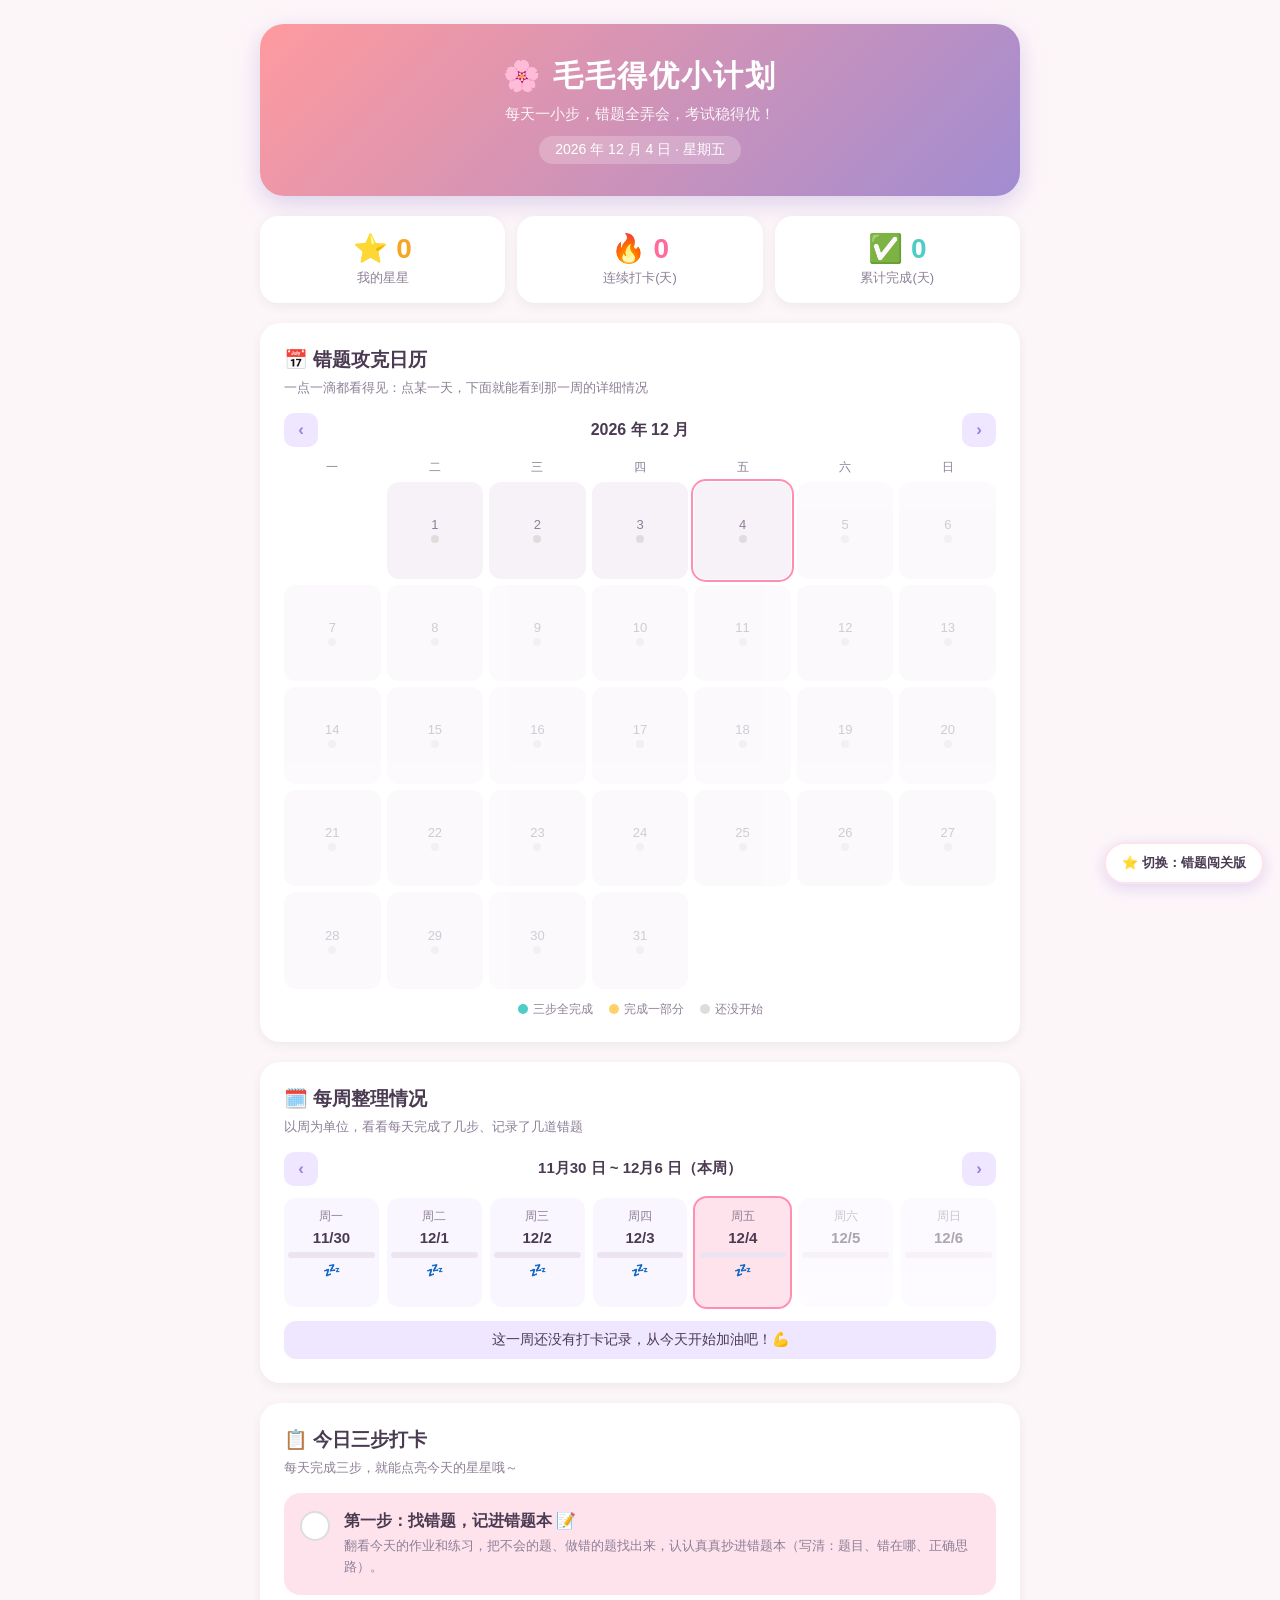
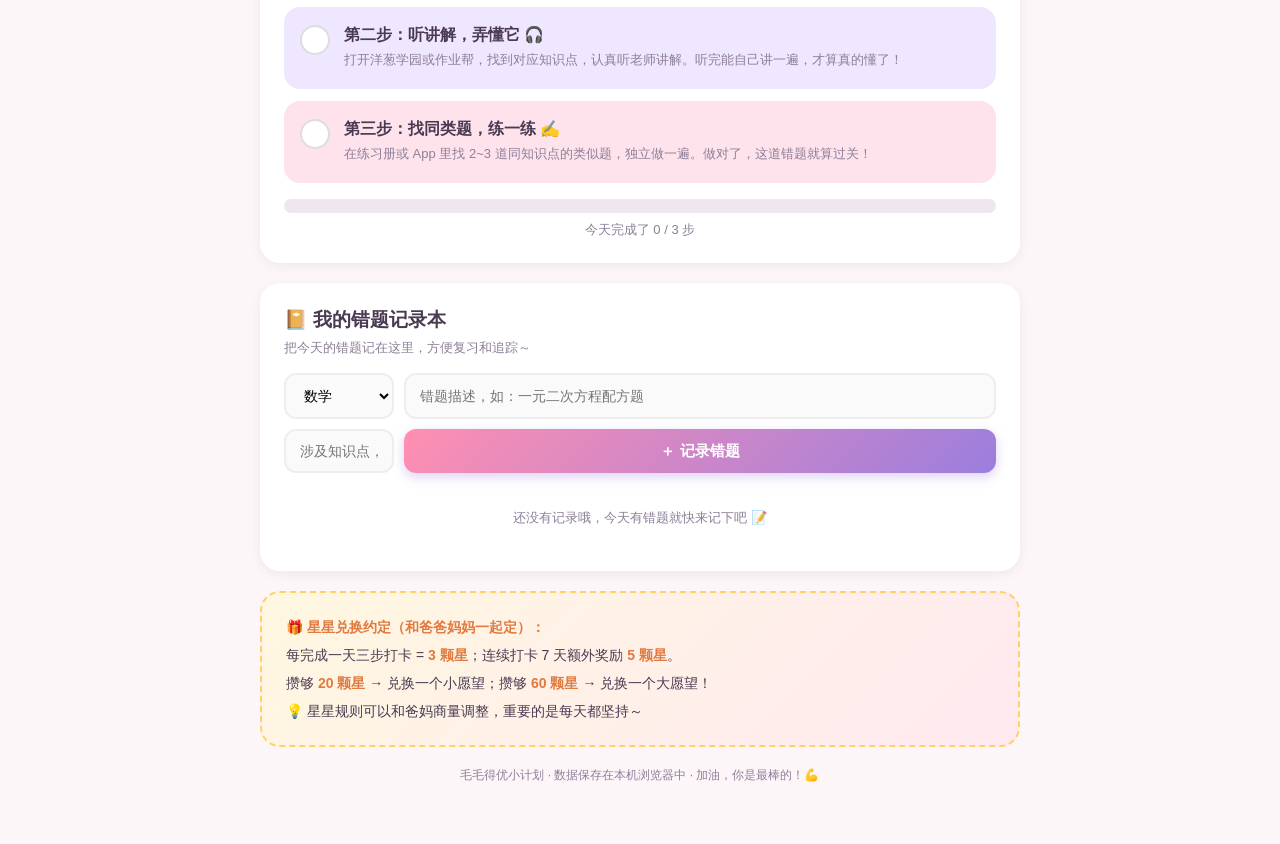
<file: index.html>
<!DOCTYPE html>
<html lang="zh-CN">
<head>
<meta charset="UTF-8">
<meta name="viewport" content="width=device-width, initial-scale=1.0">
<title>毛毛得优小计划 ✨</title>
<style>
  :root {
    --pink: #ff8fb1;
    --pink-light: #ffe3ec;
    --purple: #9b7ede;
    --purple-light: #efe7ff;
    --yellow: #ffd166;
    --green: #4ecdc4;
    --bg: #fdf6f9;
    --card: #ffffff;
    --text: #4a3b52;
    --text-light: #8d7f97;
  }
  * { margin: 0; padding: 0; box-sizing: border-box; }
  body {
    font-family: "PingFang SC", "Microsoft YaHei", sans-serif;
    background: var(--bg);
    color: var(--text);
    min-height: 100vh;
    padding: 24px 16px 60px;
  }
  .container { max-width: 760px; margin: 0 auto; }

  /* 头部 */
  .hero {
    background: linear-gradient(135deg, #ff9a9e 0%, #a18cd1 100%);
    border-radius: 24px;
    padding: 32px 28px;
    color: #fff;
    text-align: center;
    box-shadow: 0 8px 24px rgba(161, 140, 209, 0.35);
    margin-bottom: 20px;
  }
  .hero h1 { font-size: 30px; margin-bottom: 8px; letter-spacing: 2px; }
  .hero p { opacity: 0.92; font-size: 15px; }
  .hero .date { margin-top: 12px; font-size: 14px; background: rgba(255,255,255,0.22); display: inline-block; padding: 5px 16px; border-radius: 999px; }

  /* 统计卡 */
  .stats {
    display: grid;
    grid-template-columns: repeat(3, 1fr);
    gap: 12px;
    margin-bottom: 20px;
  }
  .stat-card {
    background: var(--card);
    border-radius: 18px;
    padding: 16px 10px;
    text-align: center;
    box-shadow: 0 3px 12px rgba(0,0,0,0.06);
  }
  .stat-card .num { font-size: 28px; font-weight: 700; }
  .stat-card .label { font-size: 13px; color: var(--text-light); margin-top: 4px; }
  .stat-stars .num { color: #f5a623; }
  .stat-streak .num { color: #ff6b9d; }
  .stat-done .num { color: var(--green); }

  /* 今日打卡 */
  .section {
    background: var(--card);
    border-radius: 20px;
    padding: 24px;
    margin-bottom: 20px;
    box-shadow: 0 3px 12px rgba(0,0,0,0.06);
  }
  .section h2 {
    font-size: 19px;
    margin-bottom: 6px;
    display: flex;
    align-items: center;
    gap: 8px;
  }
  .section .sub { font-size: 13px; color: var(--text-light); margin-bottom: 16px; }

  .step {
    display: flex;
    align-items: flex-start;
    gap: 14px;
    padding: 16px 14px;
    border-radius: 16px;
    margin-bottom: 12px;
    cursor: pointer;
    transition: all 0.2s;
    border: 2px solid transparent;
  }
  .step:hover { transform: translateY(-2px); }
  .step:nth-child(odd) { background: var(--pink-light); }
  .step:nth-child(even) { background: var(--purple-light); }
  .step.done { border-color: var(--green); background: #e6faf8; }
  .step .checkbox {
    width: 30px; height: 30px; min-width: 30px;
    border-radius: 50%;
    background: #fff;
    border: 2px solid #ddd;
    display: flex; align-items: center; justify-content: center;
    font-size: 16px;
    color: transparent;
    transition: all 0.2s;
  }
  .step.done .checkbox { background: var(--green); border-color: var(--green); color: #fff; }
  .step .content .title { font-weight: 700; font-size: 16px; }
  .step .content .desc { font-size: 13px; color: var(--text-light); margin-top: 4px; line-height: 1.6; }
  .step.done .title { text-decoration: line-through; opacity: 0.6; }

  .today-progress { margin-top: 16px; }
  .progress-bar {
    height: 14px;
    background: #f0e6f0;
    border-radius: 999px;
    overflow: hidden;
  }
  .progress-fill {
    height: 100%;
    background: linear-gradient(90deg, var(--pink), var(--purple));
    border-radius: 999px;
    transition: width 0.4s ease;
    width: 0%;
  }
  .progress-text { font-size: 13px; color: var(--text-light); margin-top: 8px; text-align: center; }

  /* 错题本 */
  .wrong-form { display: grid; gap: 10px; }
  .wrong-form input, .wrong-form select {
    padding: 12px 14px;
    border: 2px solid #eee;
    border-radius: 12px;
    font-size: 14px;
    font-family: inherit;
    outline: none;
    background: #fafafa;
  }
  .wrong-form input:focus, .wrong-form select:focus { border-color: var(--pink); background: #fff; }
  .wrong-form .row { display: grid; grid-template-columns: 110px 1fr; gap: 10px; }
  .btn {
    padding: 12px 20px;
    border: none;
    border-radius: 12px;
    font-size: 15px;
    font-weight: 700;
    cursor: pointer;
    font-family: inherit;
    transition: transform 0.15s, box-shadow 0.15s;
  }
  .btn:hover { transform: translateY(-1px); }
  .btn-add {
    background: linear-gradient(135deg, var(--pink), var(--purple));
    color: #fff;
    box-shadow: 0 4px 12px rgba(155, 126, 222, 0.35);
  }
  .wrong-list { margin-top: 16px; display: grid; gap: 10px; }
  .wrong-item {
    display: flex;
    align-items: center;
    gap: 12px;
    padding: 12px 14px;
    background: #faf6ff;
    border-radius: 12px;
    border-left: 4px solid var(--purple);
  }
  .wrong-item .tag {
    font-size: 12px;
    background: var(--purple);
    color: #fff;
    padding: 3px 10px;
    border-radius: 999px;
    white-space: nowrap;
  }
  .wrong-item .txt { font-size: 14px; flex: 1; }
  .wrong-item .del {
    background: none; border: none; cursor: pointer;
    font-size: 16px; color: #ccc; padding: 4px;
  }
  .wrong-item .del:hover { color: #ff6b6b; }
  .empty-tip { text-align: center; color: var(--text-light); font-size: 13px; padding: 20px 0; }

  /* 日历 */
  .cal-header { display: flex; align-items: center; justify-content: space-between; margin-bottom: 12px; }
  .month-label { font-weight: 700; font-size: 16px; }
  .cal-nav {
    background: var(--purple-light); border: none; border-radius: 10px;
    width: 34px; height: 34px; font-size: 17px; cursor: pointer;
    color: var(--purple); font-weight: 700; font-family: inherit;
    transition: background 0.15s;
  }
  .cal-nav:hover { background: #e0d2ff; }
  .cal-week-labels, .cal-grid { display: grid; grid-template-columns: repeat(7, 1fr); gap: 6px; }
  .cal-week-labels { margin-bottom: 6px; text-align: center; font-size: 12px; color: var(--text-light); }
  .cal-cell {
    aspect-ratio: 1 / 1; border-radius: 12px;
    display: flex; flex-direction: column; align-items: center; justify-content: center;
    font-size: 13px; background: #f7f2f8; color: var(--text-light);
    position: relative; cursor: pointer; transition: transform 0.12s;
  }
  .cal-cell:hover { transform: scale(1.06); }
  .cal-cell .dot { width: 8px; height: 8px; border-radius: 50%; margin-top: 3px; background: #ddd; }
  .cal-cell.full { background: #e6faf8; color: #1fa99f; font-weight: 700; }
  .cal-cell.full .dot { background: var(--green); }
  .cal-cell.part { background: #fff6e0; color: #c98a00; font-weight: 700; }
  .cal-cell.part .dot { background: var(--yellow); }
  .cal-cell.today { outline: 2px solid var(--pink); outline-offset: 1px; }
  .cal-cell.future { opacity: 0.4; cursor: default; }
  .cal-cell.future:hover { transform: none; }
  .cal-legend { display: flex; gap: 16px; justify-content: center; margin-top: 12px; font-size: 12px; color: var(--text-light); }
  .cal-legend span { display: inline-flex; align-items: center; gap: 5px; }
  .cal-legend i { width: 10px; height: 10px; border-radius: 50%; display: inline-block; }
  .legend-full { background: var(--green); }
  .legend-part { background: var(--yellow); }
  .legend-none { background: #ddd; }

  /* 周视图 */
  .week-nav { display: flex; align-items: center; justify-content: space-between; margin-bottom: 12px; }
  .week-grid { display: grid; grid-template-columns: repeat(7, 1fr); gap: 8px; }
  .week-day {
    background: #faf6ff; border-radius: 12px; padding: 10px 4px 8px;
    text-align: center;
  }
  .week-day .wd { font-size: 12px; color: var(--text-light); }
  .week-day .num { font-size: 15px; font-weight: 700; margin: 4px 0 6px; }
  .week-day .bar { height: 6px; background: #ece4f0; border-radius: 999px; overflow: hidden; }
  .week-day .bar-fill { height: 100%; background: linear-gradient(90deg, var(--pink), var(--purple)); border-radius: 999px; }
  .week-day .wr { font-size: 11px; color: var(--purple); margin-top: 6px; min-height: 15px; }
  .week-day.today-w { outline: 2px solid var(--pink); background: var(--pink-light); }
  .week-day.future-w { opacity: 0.45; }
  .week-day .st { font-size: 14px; margin-top: 4px; }
  .week-summary {
    margin-top: 14px; font-size: 14px; color: var(--text);
    background: var(--purple-light); border-radius: 12px; padding: 10px 14px; text-align: center;
  }
  .week-summary b { color: var(--purple); }

  /* 奖励 */
  .reward-note {
    background: linear-gradient(135deg, #fff7e0, #ffe9f0);
    border-radius: 20px;
    padding: 20px 24px;
    margin-bottom: 20px;
    font-size: 14px;
    line-height: 2;
    border: 2px dashed var(--yellow);
  }
  .reward-note b { color: #e07a3f; }

  footer { text-align: center; font-size: 12px; color: var(--text-light); margin-top: 10px; }

  /* 庆祝弹层 */
  .celebrate {
    position: fixed; inset: 0;
    background: rgba(0,0,0,0.35);
    display: none;
    align-items: center; justify-content: center;
    z-index: 99;
  }
  .celebrate.show { display: flex; }
  .celebrate .box {
    background: #fff;
    border-radius: 24px;
    padding: 40px 48px;
    text-align: center;
    animation: pop 0.4s ease;
  }
  @keyframes pop { 0% { transform: scale(0.5); opacity: 0;} 100% { transform: scale(1); opacity: 1;} }
  .celebrate .emoji { font-size: 56px; }
  .celebrate h3 { font-size: 22px; margin: 12px 0 6px; color: #ff6b9d; }
  .celebrate p { color: var(--text-light); font-size: 14px; margin-bottom: 18px; }

  @media (max-width: 520px) {
    .stats { grid-template-columns: repeat(3, 1fr); }
    .wrong-form .row { grid-template-columns: 1fr; }
  }
</style>
</head>
<body>
<div class="container">

  <div class="hero">
    <h1>🌸 毛毛得优小计划</h1>
    <p>每天一小步，错题全弄会，考试稳得优！</p>
    <div class="date" id="todayDate"></div>
  </div>

  <div class="stats">
    <div class="stat-card stat-stars"><div class="num" id="starCount">⭐ 0</div><div class="label">我的星星</div></div>
    <div class="stat-card stat-streak"><div class="num" id="streakCount">🔥 0</div><div class="label">连续打卡(天)</div></div>
    <div class="stat-card stat-done"><div class="num" id="doneDays">✅ 0</div><div class="label">累计完成(天)</div></div>
  </div>

  <div class="section">
    <h2>📅 错题攻克日历</h2>
    <div class="sub">一点一滴都看得见：点某一天，下面就能看到那一周的详细情况</div>
    <div class="cal-header">
      <button class="cal-nav" id="calPrev">‹</button>
      <div class="month-label" id="calMonth"></div>
      <button class="cal-nav" id="calNext">›</button>
    </div>
    <div class="cal-week-labels">
      <div>一</div><div>二</div><div>三</div><div>四</div><div>五</div><div>六</div><div>日</div>
    </div>
    <div class="cal-grid" id="calGrid"></div>
    <div class="cal-legend">
      <span><i class="legend-full"></i>三步全完成</span>
      <span><i class="legend-part"></i>完成一部分</span>
      <span><i class="legend-none"></i>还没开始</span>
    </div>
  </div>

  <div class="section">
    <h2>🗓️ 每周整理情况</h2>
    <div class="sub">以周为单位，看看每天完成了几步、记录了几道错题</div>
    <div class="week-nav">
      <button class="cal-nav" id="weekPrev">‹</button>
      <div class="month-label" id="weekLabel" style="font-size:15px;"></div>
      <button class="cal-nav" id="weekNext">›</button>
    </div>
    <div class="week-grid" id="weekGrid"></div>
    <div class="week-summary" id="weekSummary"></div>
  </div>

  <div class="section">
    <h2>📋 今日三步打卡</h2>
    <div class="sub">每天完成三步，就能点亮今天的星星哦～</div>

    <div class="step" data-step="1">
      <div class="checkbox">✓</div>
      <div class="content">
        <div class="title">第一步：找错题，记进错题本 📝</div>
        <div class="desc">翻看今天的作业和练习，把不会的题、做错的题找出来，认认真真抄进错题本（写清：题目、错在哪、正确思路）。</div>
      </div>
    </div>

    <div class="step" data-step="2">
      <div class="checkbox">✓</div>
      <div class="content">
        <div class="title">第二步：听讲解，弄懂它 🎧</div>
        <div class="desc">打开洋葱学园或作业帮，找到对应知识点，认真听老师讲解。听完能自己讲一遍，才算真的懂了！</div>
      </div>
    </div>

    <div class="step" data-step="3">
      <div class="checkbox">✓</div>
      <div class="content">
        <div class="title">第三步：找同类题，练一练 ✍️</div>
        <div class="desc">在练习册或 App 里找 2~3 道同知识点的类似题，独立做一遍。做对了，这道错题就算过关！</div>
      </div>
    </div>

    <div class="today-progress">
      <div class="progress-bar"><div class="progress-fill" id="progressFill"></div></div>
      <div class="progress-text" id="progressText">今天完成了 0 / 3 步</div>
    </div>
  </div>

  <div class="section">
    <h2>📔 我的错题记录本</h2>
    <div class="sub">把今天的错题记在这里，方便复习和追踪～</div>
    <div class="wrong-form">
      <div class="row">
        <select id="wrongSubject">
          <option value="数学">数学</option>
          <option value="物理">物理</option>
          <option value="英语">英语</option>
          <option value="语文">语文</option>
          <option value="历史">历史</option>
          <option value="地理">地理</option>
          <option value="生物">生物</option>
          <option value="其他">其他</option>
        </select>
        <input type="text" id="wrongDesc" placeholder="错题描述，如：一元二次方程配方题" maxlength="60">
      </div>
      <div class="row">
        <input type="text" id="wrongPoint" placeholder="涉及知识点，如：配方法" maxlength="30">
        <button class="btn btn-add" onclick="addWrong()">＋ 记录错题</button>
      </div>
    </div>
    <div class="wrong-list" id="wrongList"></div>
  </div>

  <div class="reward-note">
    🎁 <b>星星兑换约定（和爸爸妈妈一起定）：</b><br>
    每完成一天三步打卡 = <b>3 颗星</b>；连续打卡 7 天额外奖励 <b>5 颗星</b>。<br>
    攒够 <b>20 颗星</b> → 兑换一个小愿望；攒够 <b>60 颗星</b> → 兑换一个大愿望！<br>
    💡 星星规则可以和爸妈商量调整，重要的是每天都坚持～
  </div>

  <footer>毛毛得优小计划 · 数据保存在本机浏览器中 · 加油，你是最棒的！💪</footer>
</div>

<a href="./app/" style="position:fixed;right:16px;bottom:16px;z-index:60;display:inline-flex;align-items:center;gap:6px;padding:10px 16px;border-radius:999px;background:#fff;color:#4a3b52;font-size:13px;font-weight:700;text-decoration:none;box-shadow:0 4px 16px rgba(155,126,222,.28);border:2px solid #ffe3ec;">⭐ 切换：错题闯关版</a>

<div class="celebrate" id="celebrate" onclick="this.classList.remove('show')">
  <div class="box">
    <div class="emoji">🎉</div>
    <h3>今日打卡完成！</h3>
    <p>获得 3 颗星星 ⭐ 继续保持，得优没问题！</p>
    <button class="btn btn-add" onclick="document.getElementById('celebrate').classList.remove('show')">太棒了！</button>
  </div>
</div>

<script>
  const STORAGE_KEY = 'maomao_plan_v1';

  function todayStr() {
    const d = new Date();
    return d.getFullYear() + '-' + String(d.getMonth()+1).padStart(2,'0') + '-' + String(d.getDate()).padStart(2,'0');
  }

  function loadData() {
    try { return JSON.parse(localStorage.getItem(STORAGE_KEY)) || {}; }
    catch(e) { return {}; }
  }
  function saveData(data) {
    localStorage.setItem(STORAGE_KEY, JSON.stringify(data));
  }

  let data = loadData();
  if (!data[todayStr()]) data[todayStr()] = { steps: [false,false,false] };
  if (!data.__wrong) data.__wrong = [];
  if (!data.__stats) data.__stats = { stars: 0, streak: 0, doneDays: 0, lastStreakDate: null };

  function renderSteps() {
    const today = data[todayStr()];
    document.querySelectorAll('.step').forEach(el => {
      const idx = parseInt(el.dataset.step) - 1;
      el.classList.toggle('done', today.steps[idx]);
    });
    const doneCount = today.steps.filter(Boolean).length;
    document.getElementById('progressFill').style.width = (doneCount/3*100) + '%';
    document.getElementById('progressText').textContent = '今天完成了 ' + doneCount + ' / 3 步';
  }

  function renderStats() {
    const s = data.__stats;
    document.getElementById('starCount').textContent = '⭐ ' + s.stars;
    document.getElementById('streakCount').textContent = '🔥 ' + s.streak;
    document.getElementById('doneDays').textContent = '✅ ' + s.doneDays;
  }

  function renderWrong() {
    const list = document.getElementById('wrongList');
    const items = data.__wrong;
    if (!items.length) {
      list.innerHTML = '<div class="empty-tip">还没有记录哦，今天有错题就快来记下吧 📝</div>';
      return;
    }
    list.innerHTML = items.slice().reverse().map((w, i) => {
      const idx = items.length - 1 - i;
      return '<div class="wrong-item">' +
        '<span class="tag">' + w.subject + '</span>' +
        '<span class="txt">' + esc(w.desc) + (w.point ? ' <small style="color:#8d7f97">（' + esc(w.point) + '）</small>' : '') +
        '<small style="color:#b9aec2"> · ' + w.date + '</small></span>' +
        '<button class="del" onclick="delWrong(' + idx + ')" title="删除">✕</button>' +
        '</div>';
    }).join('');
  }

  function esc(s) {
    return String(s).replace(/&/g,'&amp;').replace(/</g,'&lt;').replace(/>/g,'&gt;');
  }

  document.querySelectorAll('.step').forEach(el => {
    el.addEventListener('click', () => {
      const idx = parseInt(el.dataset.step) - 1;
      const today = data[todayStr()];
      today.steps[idx] = !today.steps[idx];
      const s = data.__stats;

      if (today.steps.every(Boolean) && !today.rewarded) {
        today.rewarded = true;
        s.stars += 3;
        s.doneDays += 1;
        // 连续打卡：上次完成是昨天则 +1，否则重置为 1
        const yest = new Date(); yest.setDate(yest.getDate() - 1);
        const yestStr = yest.getFullYear() + '-' + String(yest.getMonth()+1).padStart(2,'0') + '-' + String(yest.getDate()).padStart(2,'0');
        if (s.lastStreakDate === yestStr) s.streak += 1;
        else s.streak = 1;
        s.lastStreakDate = todayStr();
        // 连续 7 天额外奖励
        if (s.streak > 0 && s.streak % 7 === 0) s.stars += 5;
        document.getElementById('celebrate').classList.add('show');
      }
      saveData(data);
      renderSteps(); renderStats(); renderCalendar(); renderWeek();
    });
  });

  function addWrong() {
    const desc = document.getElementById('wrongDesc').value.trim();
    if (!desc) { document.getElementById('wrongDesc').focus(); return; }
    data.__wrong.push({
      subject: document.getElementById('wrongSubject').value,
      desc: desc,
      point: document.getElementById('wrongPoint').value.trim(),
      date: todayStr()
    });
    saveData(data);
    document.getElementById('wrongDesc').value = '';
    document.getElementById('wrongPoint').value = '';
    renderWrong(); renderCalendar(); renderWeek();
  }

  function delWrong(idx) {
    data.__wrong.splice(idx, 1);
    saveData(data);
    renderWrong(); renderCalendar(); renderWeek();
  }

  // ---------- 日历 ----------
  function dateKey(y, m, d) {
    return y + '-' + String(m + 1).padStart(2, '0') + '-' + String(d).padStart(2, '0');
  }
  function stepsDoneOn(key) {
    const rec = data[key];
    if (!rec || !rec.steps) return 0;
    return rec.steps.filter(Boolean).length;
  }

  let calYear, calMonth;
  function initCalendar() {
    const d = new Date();
    calYear = d.getFullYear(); calMonth = d.getMonth();
  }

  function renderCalendar() {
    document.getElementById('calMonth').textContent = calYear + ' 年 ' + (calMonth + 1) + ' 月';
    const grid = document.getElementById('calGrid');
    grid.innerHTML = '';
    const todayK = todayStr();
    const now = new Date(); now.setHours(0,0,0,0);

    const first = new Date(calYear, calMonth, 1);
    const startDow = (first.getDay() + 6) % 7; // 周一 = 0
    const daysInMonth = new Date(calYear, calMonth + 1, 0).getDate();

    for (let i = 0; i < startDow; i++) {
      const pad = document.createElement('div');
      pad.style.background = 'transparent';
      grid.appendChild(pad);
    }

    for (let d = 1; d <= daysInMonth; d++) {
      const key = dateKey(calYear, calMonth, d);
      const cell = document.createElement('div');
      cell.className = 'cal-cell';
      cell.innerHTML = '<span>' + d + '</span><span class="dot"></span>';

      const cellDate = new Date(calYear, calMonth, d);
      if (cellDate > now) {
        cell.classList.add('future');
      } else {
        const done = stepsDoneOn(key);
        if (done === 3) cell.classList.add('full');
        else if (done >= 1) cell.classList.add('part');
        cell.title = key + '：完成 ' + done + '/3 步，记录错题 ' + wrongCountOn(key) + ' 题';
        cell.addEventListener('click', () => setWeekByDate(key));
      }
      if (key === todayK) cell.classList.add('today');
      grid.appendChild(cell);
    }
  }

  document.getElementById('calPrev').addEventListener('click', () => {
    calMonth--; if (calMonth < 0) { calMonth = 11; calYear--; }
    renderCalendar();
  });
  document.getElementById('calNext').addEventListener('click', () => {
    calMonth++; if (calMonth > 11) { calMonth = 0; calYear++; }
    renderCalendar();
  });

  // ---------- 周视图 ----------
  let weekOffset = 0; // 0 = 本周，1 = 上周...

  function mondayOf(offset) {
    const d = new Date(); d.setHours(0,0,0,0);
    const dow = (d.getDay() + 6) % 7;
    d.setDate(d.getDate() - dow - offset * 7);
    return d;
  }

  function setWeekByDate(key) {
    const [y, m, d] = key.split('-').map(Number);
    const target = new Date(y, m - 1, d);
    const monday = mondayOf(0);
    const diffDays = Math.round((monday - target) / 86400000);
    weekOffset = Math.max(0, Math.round(diffDays / 7));
    renderWeek();
    document.getElementById('weekGrid').scrollIntoView({ behavior: 'smooth', block: 'center' });
  }

  function wrongCountOn(key) {
    return (data.__wrong || []).filter(w => w.date === key).length;
  }

  function renderWeek() {
    const monday = mondayOf(weekOffset);
    const sun = new Date(monday); sun.setDate(sun.getDate() + 6);
    document.getElementById('weekLabel').textContent =
      (monday.getMonth() + 1) + '月' + monday.getDate() + ' 日 ~ ' + (sun.getMonth() + 1) + '月' + sun.getDate() + ' 日' +
      (weekOffset === 0 ? '（本周）' : '');

    const grid = document.getElementById('weekGrid');
    grid.innerHTML = '';
    const wds = ['周一','周二','周三','周四','周五','周六','周日'];
    const now = new Date(); now.setHours(0,0,0,0);
    const todayK = todayStr();
    let fullDays = 0, partDays = 0, wrongTotal = 0;

    for (let i = 0; i < 7; i++) {
      const d = new Date(monday); d.setDate(monday.getDate() + i);
      const key = dateKey(d.getFullYear(), d.getMonth(), d.getDate());
      const done = stepsDoneOn(key);
      const wc = wrongCountOn(key);
      wrongTotal += wc;
      if (done === 3) fullDays++;
      else if (done >= 1) partDays++;

      const card = document.createElement('div');
      card.className = 'week-day';
      if (key === todayK) card.classList.add('today-w');
      if (d > now) card.classList.add('future-w');

      const stEmoji = done === 3 ? '🌟' : done >= 1 ? '⛅' : (d > now ? '' : '💤');
      card.innerHTML =
        '<div class="wd">' + wds[i] + '</div>' +
        '<div class="num">' + (d.getMonth() + 1) + '/' + d.getDate() + '</div>' +
        '<div class="bar"><div class="bar-fill" style="width:' + (done / 3 * 100) + '%"></div></div>' +
        '<div class="st">' + stEmoji + '</div>' +
        '<div class="wr">' + (wc > 0 ? '✍ ' + wc + ' 题' : '') + '</div>';
      card.title = key + '：完成 ' + done + '/3 步，记录错题 ' + wc + ' 题';
      grid.appendChild(card);
    }

    const summary = document.getElementById('weekSummary');
    if (fullDays + partDays === 0 && wrongTotal === 0) {
      summary.innerHTML = '这一周还没有打卡记录，从今天开始加油吧！💪';
    } else {
      summary.innerHTML =
        '本周：完整打卡 <b>' + fullDays + '</b> 天 · 部分完成 <b>' + partDays + '</b> 天 · 记录错题 <b>' + wrongTotal + '</b> 题' +
        (fullDays >= 5 ? ' · 超棒，继续保持！🏆' : fullDays >= 3 ? ' · 不错哦，再接再厉！👍' : ' · 每天三步，稳稳得优～');
    }
  }

  document.getElementById('weekPrev').addEventListener('click', () => { weekOffset++; renderWeek(); });
  document.getElementById('weekNext').addEventListener('click', () => {
    if (weekOffset > 0) { weekOffset--; renderWeek(); }
  });

  // 初始化
  const d = new Date();
  const week = ['日','一','二','三','四','五','六'];
  document.getElementById('todayDate').textContent =
    d.getFullYear() + ' 年 ' + (d.getMonth()+1) + ' 月 ' + d.getDate() + ' 日 · 星期' + week[d.getDay()];

  renderSteps(); renderStats(); renderWrong();
  initCalendar(); renderCalendar(); renderWeek();
  document.getElementById('wrongDesc').addEventListener('keydown', e => { if (e.key === 'Enter') addWrong(); });
</script>
</body>
</html>
</file>
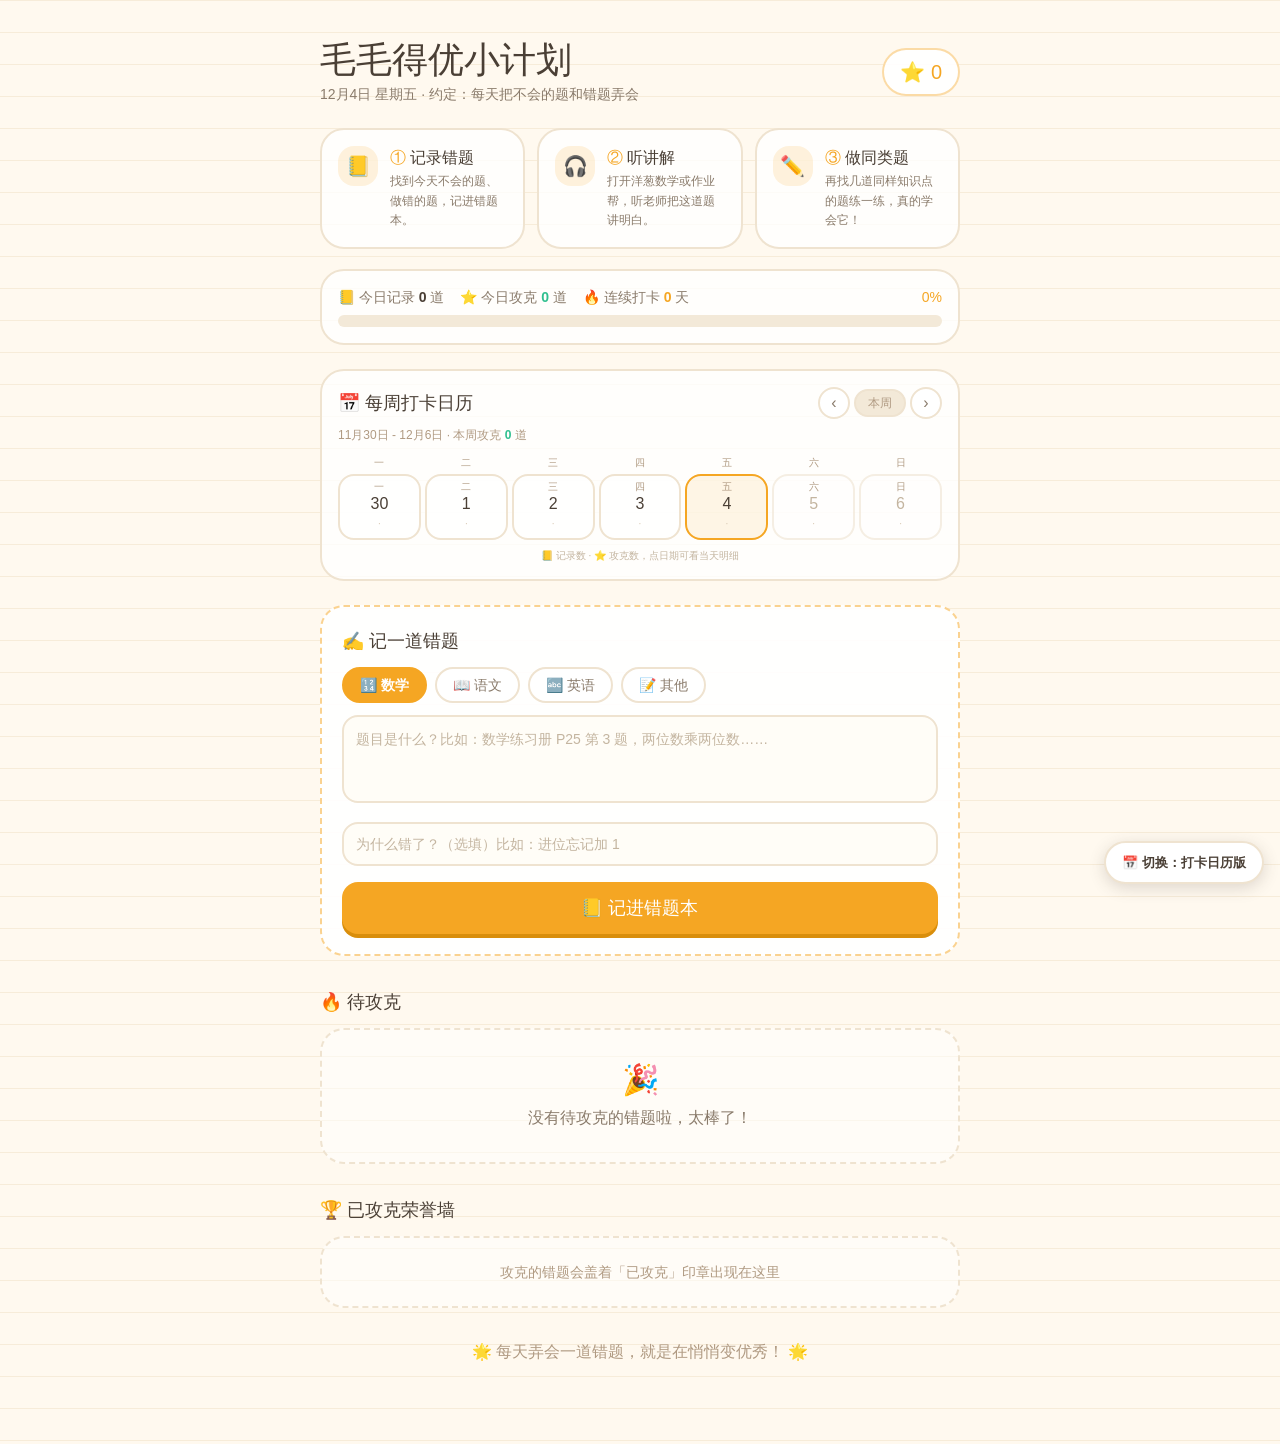
<file: app/index.html>
<!doctype html>
<html lang="zh-CN">
  <head>
    <meta charset="UTF-8" />
    <meta name="viewport" content="width=device-width, initial-scale=1.0" />
    <meta name="description" content="毛毛得优小计划：每天把不会的题和错题弄会 —— 记错题、听讲解、做同类题" />
    <link rel="icon" href="data:image/svg+xml,<svg xmlns=%22http://www.w3.org/2000/svg%22 viewBox=%220 0 100 100%22><text y=%22.9em%22 font-size=%2290%22>⭐</text></svg>" />
    <title>毛毛得优小计划</title>
    <script type="module" crossorigin src="./assets/index-gHLj633K.js"></script>
    <link rel="stylesheet" crossorigin href="./assets/index-Dop6dSlI.css">
  </head>
  <body>
    <div id="app"></div>
    <a href="../" style="position:fixed;right:16px;bottom:16px;z-index:60;display:inline-flex;align-items:center;gap:6px;padding:10px 16px;border-radius:999px;background:#fff;color:#4A3F35;font-size:13px;font-weight:700;text-decoration:none;box-shadow:0 4px 16px rgba(74,63,53,.18);border:2px solid #EFE3D0;font-family:'PingFang SC','Microsoft YaHei',sans-serif;">📅 切换：打卡日历版</a>
  </body>
</html>
</file>
<file: app/assets/index-Dop6dSlI.css>
@import"https://fonts.googleapis.cn/css2?family=ZCOOL+KuaiLe&display=swap";*,:before,:after{--tw-border-spacing-x: 0;--tw-border-spacing-y: 0;--tw-translate-x: 0;--tw-translate-y: 0;--tw-rotate: 0;--tw-skew-x: 0;--tw-skew-y: 0;--tw-scale-x: 1;--tw-scale-y: 1;--tw-pan-x: ;--tw-pan-y: ;--tw-pinch-zoom: ;--tw-scroll-snap-strictness: proximity;--tw-gradient-from-position: ;--tw-gradient-via-position: ;--tw-gradient-to-position: ;--tw-ordinal: ;--tw-slashed-zero: ;--tw-numeric-figure: ;--tw-numeric-spacing: ;--tw-numeric-fraction: ;--tw-ring-inset: ;--tw-ring-offset-width: 0px;--tw-ring-offset-color: #fff;--tw-ring-color: rgb(59 130 246 / .5);--tw-ring-offset-shadow: 0 0 #0000;--tw-ring-shadow: 0 0 #0000;--tw-shadow: 0 0 #0000;--tw-shadow-colored: 0 0 #0000;--tw-blur: ;--tw-brightness: ;--tw-contrast: ;--tw-grayscale: ;--tw-hue-rotate: ;--tw-invert: ;--tw-saturate: ;--tw-sepia: ;--tw-drop-shadow: ;--tw-backdrop-blur: ;--tw-backdrop-brightness: ;--tw-backdrop-contrast: ;--tw-backdrop-grayscale: ;--tw-backdrop-hue-rotate: ;--tw-backdrop-invert: ;--tw-backdrop-opacity: ;--tw-backdrop-saturate: ;--tw-backdrop-sepia: ;--tw-contain-size: ;--tw-contain-layout: ;--tw-contain-paint: ;--tw-contain-style: }::backdrop{--tw-border-spacing-x: 0;--tw-border-spacing-y: 0;--tw-translate-x: 0;--tw-translate-y: 0;--tw-rotate: 0;--tw-skew-x: 0;--tw-skew-y: 0;--tw-scale-x: 1;--tw-scale-y: 1;--tw-pan-x: ;--tw-pan-y: ;--tw-pinch-zoom: ;--tw-scroll-snap-strictness: proximity;--tw-gradient-from-position: ;--tw-gradient-via-position: ;--tw-gradient-to-position: ;--tw-ordinal: ;--tw-slashed-zero: ;--tw-numeric-figure: ;--tw-numeric-spacing: ;--tw-numeric-fraction: ;--tw-ring-inset: ;--tw-ring-offset-width: 0px;--tw-ring-offset-color: #fff;--tw-ring-color: rgb(59 130 246 / .5);--tw-ring-offset-shadow: 0 0 #0000;--tw-ring-shadow: 0 0 #0000;--tw-shadow: 0 0 #0000;--tw-shadow-colored: 0 0 #0000;--tw-blur: ;--tw-brightness: ;--tw-contrast: ;--tw-grayscale: ;--tw-hue-rotate: ;--tw-invert: ;--tw-saturate: ;--tw-sepia: ;--tw-drop-shadow: ;--tw-backdrop-blur: ;--tw-backdrop-brightness: ;--tw-backdrop-contrast: ;--tw-backdrop-grayscale: ;--tw-backdrop-hue-rotate: ;--tw-backdrop-invert: ;--tw-backdrop-opacity: ;--tw-backdrop-saturate: ;--tw-backdrop-sepia: ;--tw-contain-size: ;--tw-contain-layout: ;--tw-contain-paint: ;--tw-contain-style: }*,:before,:after{box-sizing:border-box;border-width:0;border-style:solid;border-color:#e5e7eb}:before,:after{--tw-content: ""}html,:host{line-height:1.5;-webkit-text-size-adjust:100%;-moz-tab-size:4;-o-tab-size:4;tab-size:4;font-family:ui-sans-serif,system-ui,sans-serif,"Apple Color Emoji","Segoe UI Emoji",Segoe UI Symbol,"Noto Color Emoji";font-feature-settings:normal;font-variation-settings:normal;-webkit-tap-highlight-color:transparent}body{margin:0;line-height:inherit}hr{height:0;color:inherit;border-top-width:1px}abbr:where([title]){-webkit-text-decoration:underline dotted;text-decoration:underline dotted}h1,h2,h3,h4,h5,h6{font-size:inherit;font-weight:inherit}a{color:inherit;text-decoration:inherit}b,strong{font-weight:bolder}code,kbd,samp,pre{font-family:ui-monospace,SFMono-Regular,Menlo,Monaco,Consolas,Liberation Mono,Courier New,monospace;font-feature-settings:normal;font-variation-settings:normal;font-size:1em}small{font-size:80%}sub,sup{font-size:75%;line-height:0;position:relative;vertical-align:baseline}sub{bottom:-.25em}sup{top:-.5em}table{text-indent:0;border-color:inherit;border-collapse:collapse}button,input,optgroup,select,textarea{font-family:inherit;font-feature-settings:inherit;font-variation-settings:inherit;font-size:100%;font-weight:inherit;line-height:inherit;letter-spacing:inherit;color:inherit;margin:0;padding:0}button,select{text-transform:none}button,input:where([type=button]),input:where([type=reset]),input:where([type=submit]){-webkit-appearance:button;background-color:transparent;background-image:none}:-moz-focusring{outline:auto}:-moz-ui-invalid{box-shadow:none}progress{vertical-align:baseline}::-webkit-inner-spin-button,::-webkit-outer-spin-button{height:auto}[type=search]{-webkit-appearance:textfield;outline-offset:-2px}::-webkit-search-decoration{-webkit-appearance:none}::-webkit-file-upload-button{-webkit-appearance:button;font:inherit}summary{display:list-item}blockquote,dl,dd,h1,h2,h3,h4,h5,h6,hr,figure,p,pre{margin:0}fieldset{margin:0;padding:0}legend{padding:0}ol,ul,menu{list-style:none;margin:0;padding:0}dialog{padding:0}textarea{resize:vertical}input::-moz-placeholder,textarea::-moz-placeholder{opacity:1;color:#9ca3af}input::placeholder,textarea::placeholder{opacity:1;color:#9ca3af}button,[role=button]{cursor:pointer}:disabled{cursor:default}img,svg,video,canvas,audio,iframe,embed,object{display:block;vertical-align:middle}img,video{max-width:100%;height:auto}[hidden]:where(:not([hidden=until-found])){display:none}.pointer-events-none{pointer-events:none}.fixed{position:fixed}.relative{position:relative}.inset-0{inset:0}.z-50{z-index:50}.mx-auto{margin-left:auto;margin-right:auto}.mb-1{margin-bottom:.25rem}.mb-1\.5{margin-bottom:.375rem}.mb-2{margin-bottom:.5rem}.mb-3{margin-bottom:.75rem}.mb-4{margin-bottom:1rem}.mb-5{margin-bottom:1.25rem}.mb-6{margin-bottom:1.5rem}.mb-8{margin-bottom:2rem}.ml-auto{margin-left:auto}.mr-1{margin-right:.25rem}.mt-0\.5{margin-top:.125rem}.mt-1{margin-top:.25rem}.mt-2{margin-top:.5rem}.mt-3{margin-top:.75rem}.mt-4{margin-top:1rem}.block{display:block}.flex{display:flex}.grid{display:grid}.h-10{height:2.5rem}.h-3{height:.75rem}.h-4{height:1rem}.h-7{height:1.75rem}.h-8{height:2rem}.h-full{height:100%}.min-h-screen{min-height:100vh}.w-10{width:2.5rem}.w-7{width:1.75rem}.w-8{width:2rem}.w-full{width:100%}.min-w-0{min-width:0px}.max-w-2xl{max-width:42rem}.flex-1{flex:1 1 0%}.shrink-0{flex-shrink:0}.cursor-default{cursor:default}.resize-none{resize:none}.grid-cols-7{grid-template-columns:repeat(7,minmax(0,1fr))}.flex-col{flex-direction:column}.flex-wrap{flex-wrap:wrap}.items-start{align-items:flex-start}.items-center{align-items:center}.justify-center{justify-content:center}.justify-between{justify-content:space-between}.gap-0\.5{gap:.125rem}.gap-1{gap:.25rem}.gap-1\.5{gap:.375rem}.gap-2{gap:.5rem}.gap-3{gap:.75rem}.gap-4{gap:1rem}.gap-x-4{-moz-column-gap:1rem;column-gap:1rem}.gap-y-1{row-gap:.25rem}.overflow-hidden{overflow:hidden}.truncate{overflow:hidden;text-overflow:ellipsis;white-space:nowrap}.whitespace-pre-wrap{white-space:pre-wrap}.break-words{overflow-wrap:break-word}.rounded-2xl{border-radius:1rem}.rounded-3xl{border-radius:1.5rem}.rounded-full{border-radius:9999px}.rounded-xl{border-radius:.75rem}.border{border-width:1px}.border-2{border-width:2px}.border-4{border-width:4px}.border-dashed{border-style:dashed}.border-\[\#2FBF8F\]{--tw-border-opacity: 1;border-color:rgb(47 191 143 / var(--tw-border-opacity, 1))}.border-\[\#2FBF8F\]\/30{border-color:#2fbf8f4d}.border-\[\#2FBF8F\]\/50{border-color:#2fbf8f80}.border-\[\#E3D5BE\]{--tw-border-opacity: 1;border-color:rgb(227 213 190 / var(--tw-border-opacity, 1))}.border-\[\#EFE3D0\]{--tw-border-opacity: 1;border-color:rgb(239 227 208 / var(--tw-border-opacity, 1))}.border-\[\#EFE3D0\]\/60{border-color:#efe3d099}.border-\[\#F4745F\]{--tw-border-opacity: 1;border-color:rgb(244 116 95 / var(--tw-border-opacity, 1))}.border-\[\#F5A623\]{--tw-border-opacity: 1;border-color:rgb(245 166 35 / var(--tw-border-opacity, 1))}.border-\[\#F5A623\]\/30{border-color:#f5a6234d}.border-\[\#F5A623\]\/40{border-color:#f5a62366}.border-\[\#F5A623\]\/50{border-color:#f5a62380}.border-amber-200{--tw-border-opacity: 1;border-color:rgb(253 230 138 / var(--tw-border-opacity, 1))}.border-rose-200{--tw-border-opacity: 1;border-color:rgb(254 205 211 / var(--tw-border-opacity, 1))}.border-sky-200{--tw-border-opacity: 1;border-color:rgb(186 230 253 / var(--tw-border-opacity, 1))}.border-transparent{border-color:transparent}.border-violet-200{--tw-border-opacity: 1;border-color:rgb(221 214 254 / var(--tw-border-opacity, 1))}.border-white\/70{border-color:#ffffffb3}.bg-\[\#2FBF8F\]{--tw-bg-opacity: 1;background-color:rgb(47 191 143 / var(--tw-bg-opacity, 1))}.bg-\[\#2FBF8F\]\/10{background-color:#2fbf8f1a}.bg-\[\#4EA8F0\]{--tw-bg-opacity: 1;background-color:rgb(78 168 240 / var(--tw-bg-opacity, 1))}.bg-\[\#F0FBF6\]{--tw-bg-opacity: 1;background-color:rgb(240 251 246 / var(--tw-bg-opacity, 1))}.bg-\[\#F3E9D8\]{--tw-bg-opacity: 1;background-color:rgb(243 233 216 / var(--tw-bg-opacity, 1))}.bg-\[\#F4745F\]\/10{background-color:#f4745f1a}.bg-\[\#F5A623\]{--tw-bg-opacity: 1;background-color:rgb(245 166 35 / var(--tw-bg-opacity, 1))}.bg-\[\#F5A623\]\/10{background-color:#f5a6231a}.bg-\[\#F5A623\]\/15{background-color:#f5a62326}.bg-\[\#FFFDF7\]{--tw-bg-opacity: 1;background-color:rgb(255 253 247 / var(--tw-bg-opacity, 1))}.bg-amber-100{--tw-bg-opacity: 1;background-color:rgb(254 243 199 / var(--tw-bg-opacity, 1))}.bg-rose-100{--tw-bg-opacity: 1;background-color:rgb(255 228 230 / var(--tw-bg-opacity, 1))}.bg-sky-100{--tw-bg-opacity: 1;background-color:rgb(224 242 254 / var(--tw-bg-opacity, 1))}.bg-violet-100{--tw-bg-opacity: 1;background-color:rgb(237 233 254 / var(--tw-bg-opacity, 1))}.bg-white{--tw-bg-opacity: 1;background-color:rgb(255 255 255 / var(--tw-bg-opacity, 1))}.bg-white\/25{background-color:#ffffff40}.bg-white\/40{background-color:#fff6}.bg-white\/50{background-color:#ffffff80}.bg-white\/80{background-color:#fffc}.bg-white\/90{background-color:#ffffffe6}.bg-white\/95{background-color:#fffffff2}.bg-gradient-to-r{background-image:linear-gradient(to right,var(--tw-gradient-stops))}.from-\[\#F5A623\]{--tw-gradient-from: #F5A623 var(--tw-gradient-from-position);--tw-gradient-to: rgb(245 166 35 / 0) var(--tw-gradient-to-position);--tw-gradient-stops: var(--tw-gradient-from), var(--tw-gradient-to)}.to-\[\#2FBF8F\]{--tw-gradient-to: #2FBF8F var(--tw-gradient-to-position)}.p-3{padding:.75rem}.p-4{padding:1rem}.p-5{padding:1.25rem}.p-6{padding:1.5rem}.p-8{padding:2rem}.px-1{padding-left:.25rem;padding-right:.25rem}.px-2{padding-left:.5rem;padding-right:.5rem}.px-2\.5{padding-left:.625rem;padding-right:.625rem}.px-3{padding-left:.75rem;padding-right:.75rem}.px-4{padding-left:1rem;padding-right:1rem}.px-8{padding-left:2rem;padding-right:2rem}.py-0\.5{padding-top:.125rem;padding-bottom:.125rem}.py-1{padding-top:.25rem;padding-bottom:.25rem}.py-1\.5{padding-top:.375rem;padding-bottom:.375rem}.py-2{padding-top:.5rem;padding-bottom:.5rem}.py-2\.5{padding-top:.625rem;padding-bottom:.625rem}.py-3{padding-top:.75rem;padding-bottom:.75rem}.py-4{padding-top:1rem;padding-bottom:1rem}.pb-20{padding-bottom:5rem}.pt-6{padding-top:1.5rem}.text-left{text-align:left}.text-center{text-align:center}.text-3xl{font-size:1.875rem;line-height:2.25rem}.text-\[10px\]{font-size:10px}.text-base{font-size:1rem;line-height:1.5rem}.text-lg{font-size:1.125rem;line-height:1.75rem}.text-sm{font-size:.875rem;line-height:1.25rem}.text-xl{font-size:1.25rem;line-height:1.75rem}.text-xs{font-size:.75rem;line-height:1rem}.font-bold{font-weight:700}.leading-none{line-height:1}.leading-relaxed{line-height:1.625}.leading-tight{line-height:1.25}.text-\[\#2FBF8F\]{--tw-text-opacity: 1;color:rgb(47 191 143 / var(--tw-text-opacity, 1))}.text-\[\#4A3F35\]{--tw-text-opacity: 1;color:rgb(74 63 53 / var(--tw-text-opacity, 1))}.text-\[\#4A3F35\]\/80{color:#4a3f35cc}.text-\[\#5FA98C\]{--tw-text-opacity: 1;color:rgb(95 169 140 / var(--tw-text-opacity, 1))}.text-\[\#8A7B6B\]{--tw-text-opacity: 1;color:rgb(138 123 107 / var(--tw-text-opacity, 1))}.text-\[\#B09A82\]{--tw-text-opacity: 1;color:rgb(176 154 130 / var(--tw-text-opacity, 1))}.text-\[\#C4B5A0\]{--tw-text-opacity: 1;color:rgb(196 181 160 / var(--tw-text-opacity, 1))}.text-\[\#D8C9B4\]{--tw-text-opacity: 1;color:rgb(216 201 180 / var(--tw-text-opacity, 1))}.text-\[\#F4745F\]{--tw-text-opacity: 1;color:rgb(244 116 95 / var(--tw-text-opacity, 1))}.text-\[\#F5A623\]{--tw-text-opacity: 1;color:rgb(245 166 35 / var(--tw-text-opacity, 1))}.text-amber-700{--tw-text-opacity: 1;color:rgb(180 83 9 / var(--tw-text-opacity, 1))}.text-rose-700{--tw-text-opacity: 1;color:rgb(190 18 60 / var(--tw-text-opacity, 1))}.text-sky-700{--tw-text-opacity: 1;color:rgb(3 105 161 / var(--tw-text-opacity, 1))}.text-transparent{color:transparent}.text-violet-700{--tw-text-opacity: 1;color:rgb(109 40 217 / var(--tw-text-opacity, 1))}.text-white{--tw-text-opacity: 1;color:rgb(255 255 255 / var(--tw-text-opacity, 1))}.text-white\/70{color:#ffffffb3}.text-white\/85{color:#ffffffd9}.text-white\/90{color:#ffffffe6}.shadow-\[0_10px_40px_rgba\(47\,191\,143\,0\.35\)\]{--tw-shadow: 0 10px 40px rgba(47,191,143,.35);--tw-shadow-colored: 0 10px 40px var(--tw-shadow-color);box-shadow:var(--tw-ring-offset-shadow, 0 0 #0000),var(--tw-ring-shadow, 0 0 #0000),var(--tw-shadow)}.shadow-\[0_4px_0_\#D98E0B\]{--tw-shadow: 0 4px 0 #D98E0B;--tw-shadow-colored: 0 4px 0 var(--tw-shadow-color);box-shadow:var(--tw-ring-offset-shadow, 0 0 #0000),var(--tw-ring-shadow, 0 0 #0000),var(--tw-shadow)}.shadow-\[0_4px_12px_rgba\(245\,166\,35\,0\.35\)\]{--tw-shadow: 0 4px 12px rgba(245,166,35,.35);--tw-shadow-colored: 0 4px 12px var(--tw-shadow-color);box-shadow:var(--tw-ring-offset-shadow, 0 0 #0000),var(--tw-ring-shadow, 0 0 #0000),var(--tw-shadow)}.shadow-\[0_4px_16px_rgba\(180\,140\,80\,0\.08\)\]{--tw-shadow: 0 4px 16px rgba(180,140,80,.08);--tw-shadow-colored: 0 4px 16px var(--tw-shadow-color);box-shadow:var(--tw-ring-offset-shadow, 0 0 #0000),var(--tw-ring-shadow, 0 0 #0000),var(--tw-shadow)}.outline-none{outline:2px solid transparent;outline-offset:2px}.filter{filter:var(--tw-blur) var(--tw-brightness) var(--tw-contrast) var(--tw-grayscale) var(--tw-hue-rotate) var(--tw-invert) var(--tw-saturate) var(--tw-sepia) var(--tw-drop-shadow)}.transition-all{transition-property:all;transition-timing-function:cubic-bezier(.4,0,.2,1);transition-duration:.15s}.transition-colors{transition-property:color,background-color,border-color,text-decoration-color,fill,stroke;transition-timing-function:cubic-bezier(.4,0,.2,1);transition-duration:.15s}.transition-transform{transition-property:transform;transition-timing-function:cubic-bezier(.4,0,.2,1);transition-duration:.15s}:root{--paper: #fff9ef;--pencil: #4a3f35}body{background-color:var(--paper);background-image:linear-gradient(#f7ecd9 1px,transparent 1px);background-size:100% 32px;color:var(--pencil);font-family:PingFang SC,Hiragino Sans GB,Microsoft YaHei,Noto Sans SC,sans-serif}.font-kuai{font-family:ZCOOL KuaiLe,PingFang SC,Microsoft YaHei,sans-serif}@keyframes card-slide-in{0%{opacity:0;transform:translateY(-12px) scale(.98)}to{opacity:1;transform:translateY(0) scale(1)}}.card-slide-in{animation:card-slide-in .35s cubic-bezier(.34,1.56,.64,1) both}@keyframes stamp-in{0%{opacity:0;transform:scale(2.2) rotate(-24deg)}60%{opacity:1;transform:scale(.92) rotate(-10deg)}to{opacity:1;transform:scale(1) rotate(-12deg)}}.stamp-badge{position:absolute;top:10px;right:12px;padding:2px 10px;border:2px solid #2fbf8f;border-radius:10px;color:#2fbf8f;font-size:14px;opacity:.9;transform:rotate(-12deg);animation:stamp-in .45s cubic-bezier(.34,1.56,.64,1) both}@keyframes celebrate-stamp{0%{opacity:0;transform:scale(2.4) rotate(-14deg)}55%{opacity:1;transform:scale(.94) rotate(-4deg)}75%{transform:scale(1.04) rotate(-6deg)}to{opacity:1;transform:scale(1) rotate(-6deg)}}@keyframes celebrate-fade{0%,75%{opacity:1}to{opacity:0}}@keyframes celebrate-text-up{0%{opacity:0;transform:translateY(12px)}to{opacity:1;transform:translateY(0)}}.celebration{background:#fff9ef99;-webkit-backdrop-filter:blur(2px);backdrop-filter:blur(2px);animation:celebrate-fade 1.4s ease both}.celebrate-stamp{animation:celebrate-stamp .5s cubic-bezier(.34,1.56,.64,1) both}.celebrate-text{animation:celebrate-text-up .4s .35s cubic-bezier(.34,1.56,.64,1) both}@keyframes star-pop{0%{transform:scale(1)}40%{transform:scale(1.6) rotate(18deg)}70%{transform:scale(.9) rotate(-8deg)}to{transform:scale(1) rotate(0)}}.star-pop{display:inline-block;animation:star-pop .6s cubic-bezier(.34,1.56,.64,1) both}@keyframes shake{0%,to{transform:translate(0)}25%{transform:translate(-6px)}75%{transform:translate(6px)}}.shake{animation:shake .3s ease-in-out 2}.progress-bar{transition:width .6s cubic-bezier(.34,1.56,.64,1)}.placeholder\:text-\[\#C4B5A0\]::-moz-placeholder{--tw-text-opacity: 1;color:rgb(196 181 160 / var(--tw-text-opacity, 1))}.placeholder\:text-\[\#C4B5A0\]::placeholder{--tw-text-opacity: 1;color:rgb(196 181 160 / var(--tw-text-opacity, 1))}.hover\:border-\[\#2FBF8F\]:hover{--tw-border-opacity: 1;border-color:rgb(47 191 143 / var(--tw-border-opacity, 1))}.hover\:border-\[\#F5A623\]:hover{--tw-border-opacity: 1;border-color:rgb(245 166 35 / var(--tw-border-opacity, 1))}.hover\:border-\[\#F5A623\]\/60:hover{border-color:#f5a62399}.hover\:bg-\[\#F5A623\]\/10:hover{background-color:#f5a6231a}.hover\:bg-rose-50:hover{--tw-bg-opacity: 1;background-color:rgb(255 241 242 / var(--tw-bg-opacity, 1))}.hover\:text-\[\#F4745F\]:hover{--tw-text-opacity: 1;color:rgb(244 116 95 / var(--tw-text-opacity, 1))}.hover\:text-\[\#F5A623\]:hover{--tw-text-opacity: 1;color:rgb(245 166 35 / var(--tw-text-opacity, 1))}.hover\:brightness-105:hover{--tw-brightness: brightness(1.05);filter:var(--tw-blur) var(--tw-brightness) var(--tw-contrast) var(--tw-grayscale) var(--tw-hue-rotate) var(--tw-invert) var(--tw-saturate) var(--tw-sepia) var(--tw-drop-shadow)}.focus\:border-\[\#F5A623\]:focus{--tw-border-opacity: 1;border-color:rgb(245 166 35 / var(--tw-border-opacity, 1))}.active\:translate-y-0\.5:active{--tw-translate-y: .125rem;transform:translate(var(--tw-translate-x),var(--tw-translate-y)) rotate(var(--tw-rotate)) skew(var(--tw-skew-x)) skewY(var(--tw-skew-y)) scaleX(var(--tw-scale-x)) scaleY(var(--tw-scale-y))}.active\:scale-95:active{--tw-scale-x: .95;--tw-scale-y: .95;transform:translate(var(--tw-translate-x),var(--tw-translate-y)) rotate(var(--tw-rotate)) skew(var(--tw-skew-x)) skewY(var(--tw-skew-y)) scaleX(var(--tw-scale-x)) scaleY(var(--tw-scale-y))}.active\:shadow-none:active{--tw-shadow: 0 0 #0000;--tw-shadow-colored: 0 0 #0000;box-shadow:var(--tw-ring-offset-shadow, 0 0 #0000),var(--tw-ring-shadow, 0 0 #0000),var(--tw-shadow)}@media(min-width:640px){.sm\:grid-cols-3{grid-template-columns:repeat(3,minmax(0,1fr))}.sm\:flex-row{flex-direction:row}.sm\:pt-10{padding-top:2.5rem}.sm\:text-4xl{font-size:2.25rem;line-height:2.5rem}}
</file>
